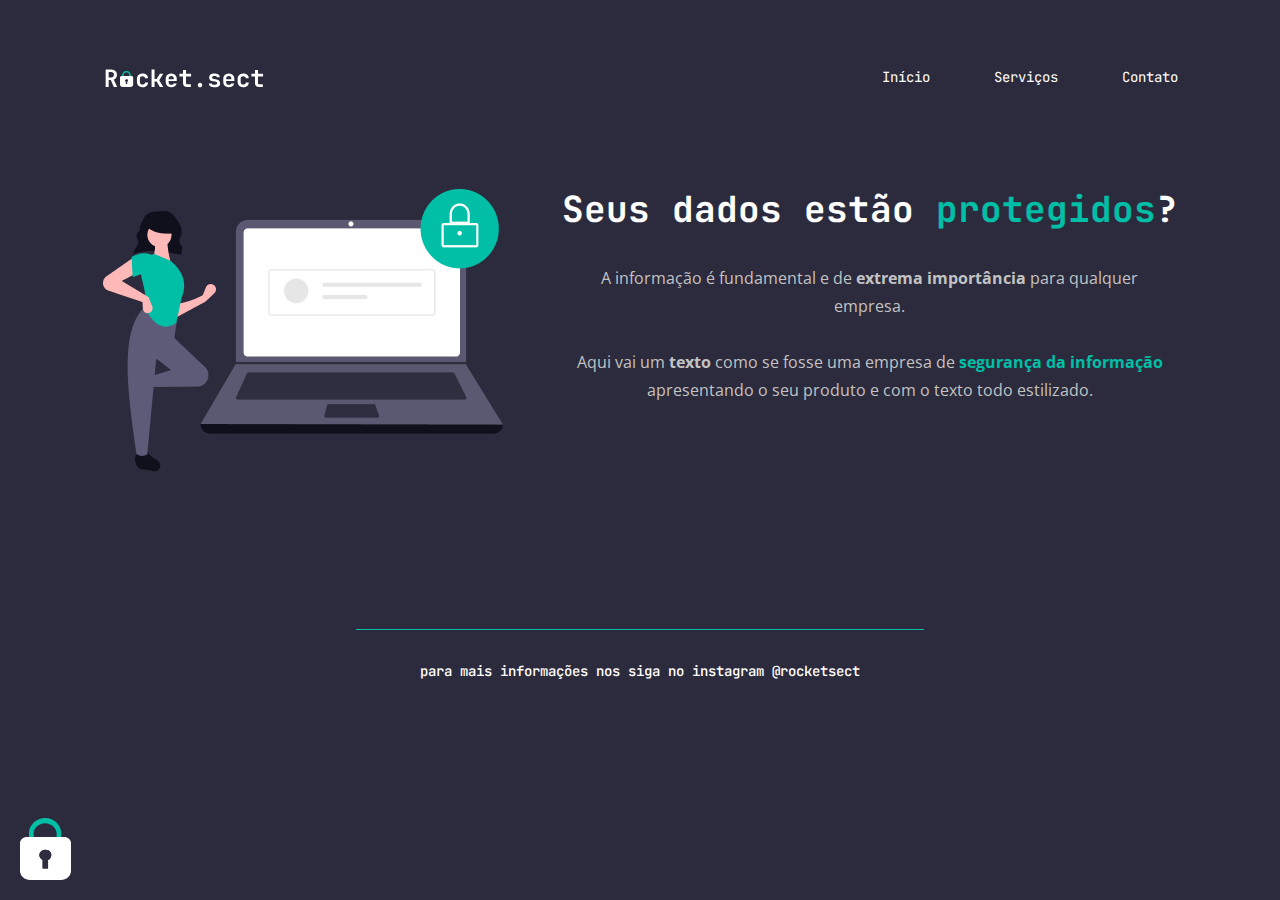
<file: formacao-explorer/Introdução ao HTML & CSS/Desafio - Avançado/index.html>
<!DOCTYPE html>
<html lang="pt-br">
<head>
    <link rel="preconnect" href="https://fonts.googleapis.com">
    <link rel="preconnect" href="https://fonts.gstatic.com" crossorigin>
    <meta charset="UTF-8">
    <meta name="viewport" content="width=device-width, initial-scale=1.0">
    <title>Rocket.sect</title>

    <link href="https://fonts.googleapis.com/css2?family=JetBrains+Mono:wght@500;700&family=Open+Sans:wght@400;700&display=swap" rel="stylesheet">

    <link rel="stylesheet" href="style.css">
</head>
<body>
    <div class="wrapper">
    <nav>
        <img src="./images/logo.svg" alt="Logo da Rocket.sect">

        <ul>
            <li><a href="#">Início</a></li>
            <li><a href="#">Serviços</a></li>
            <li><a href="#">Contato</a></li>
        </ul>
    </nav>

        <main>
            
            <img src="./images/img.png" alt="Imagem de uma mulher ao lado de um computador">

            <section>
                <h1>
                    Seus dados estão <span>protegidos</span>?
                </h1>
    
                <p>
                    A informação é fundamental e de <strong>extrema importância</strong> para qualquer <br>empresa.
                    <br/>
                    <br/>
                    Aqui vai um <strong>texto</strong> como se fosse uma empresa de <span>segurança da informação</span> <br> apresentando o seu produto e com o texto todo estilizado.
                </p>
            </section>
    
        </main>
        
        <footer>
            <div id="line"></div>
            
            para mais informações nos siga no instagram <a href="https://instagram.com/rocketsect" target="_blank">@rocketsect</a>
        </footer>

        <img id="padlock" src="./images/padlock-decoration.svg" alt="Cadeado de decoração">
    </div>

</body>
</html>
</file>
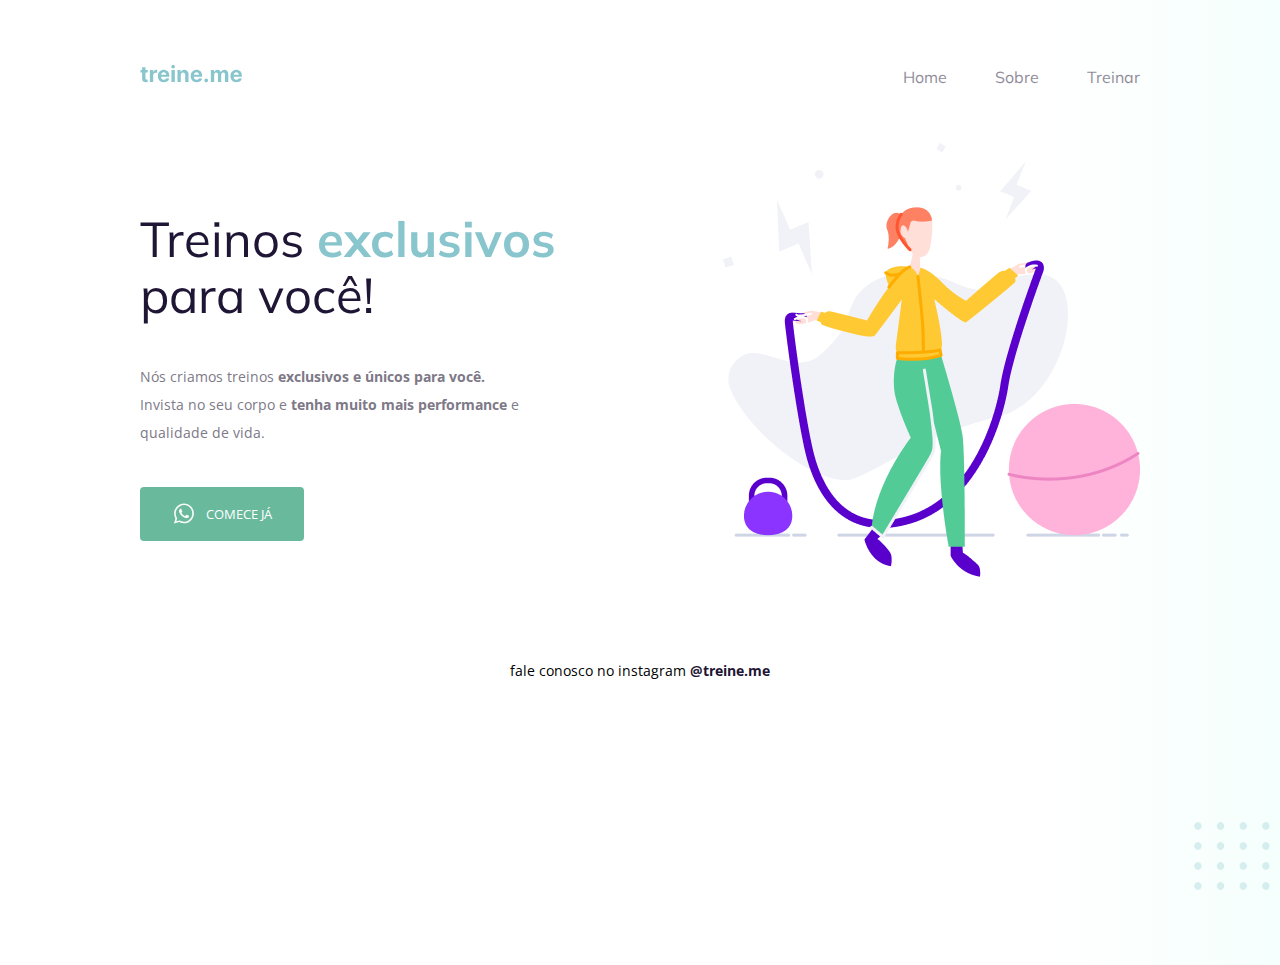
<file: formacao-explorer/Introdução ao HTML & CSS/Desafio - Iniciante/index.html>
<!DOCTYPE html>
<html lang="pt-br">
  <head>
    <link rel="preconnect" href="https://fonts.googleapis.com">
    <link rel="preconnect" href="https://fonts.gstatic.com" crossorigin>

    <meta charset="UTF-8" />
    <meta name="viewport" content="width=device-width, initial-scale=1.0" />
    <title>Treine me</title>

    <link href="https://fonts.googleapis.com/css2?family=Mulish:wght@400;700&family=Open+Sans:wght@400;700&display=swap" rel="stylesheet">

    <link rel="stylesheet" href="style.css">

  </head>
  <body>
    <div class="page">
      <nav>
          <a id="logo" href="#">
            <img src="images/logo.svg" alt="Treine.me" />
          </a>
          <ul>
            <li><a href="#">Home</a></li>
            <li><a href="#">Sobre</a></li>
            <li><a href="#">Treinar</a></li>
          </ul>
        </nav>
        
        <main>
          
          <section>
            <h1>Treinos <span>exclusivos</span> para você!</h1> 
            
            <p>
              Nós criamos treinos <strong>exclusivos e únicos para você.</strong></br>
              Invista no seu corpo e <strong>tenha muito mais performance</strong> e qualidade de vida.
            </p>

            
            <button>
              <img src="images/whats.svg" alt="Ícone do whatsapp">
              Comece já
            </button>

            
          </section>
          
          <img src="images/img.png" alt="Desenho de uma mulher pulando corta numa academia.">

      </main>

      <footer>
          fale conosco no instagram <a href="https://instagram.com/treineme" target="_blank">@treine.me</a>
      </footer>
    </div>

    <img id="balls" src="images/balls.svg" alt="Bolinhas decorativas verdes no canto inferior direito da página.">

  </body>
</html>
</file>
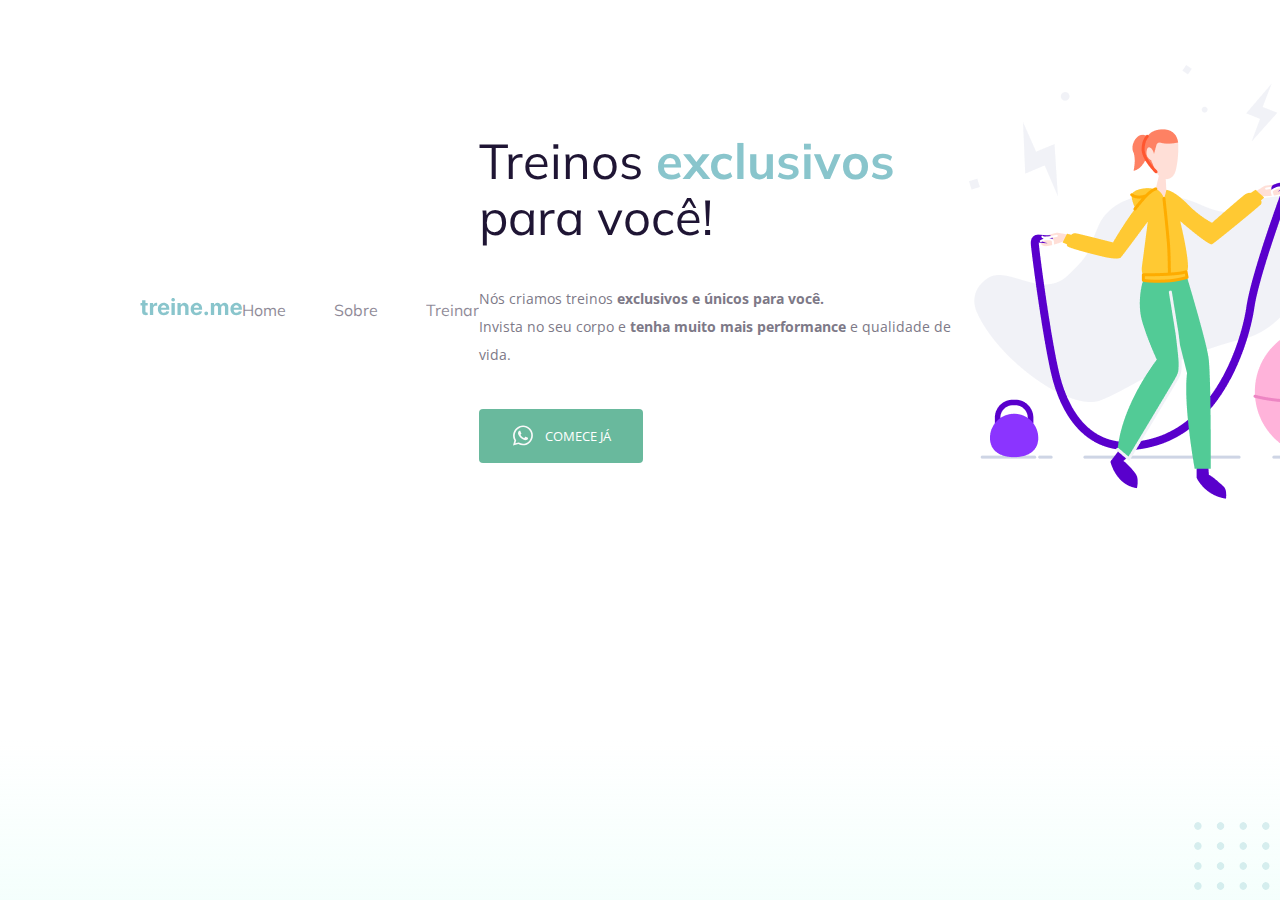
<file: formacao-explorer/Introdução ao HTML & CSS/Desafio - Intermediário/index.html>
<!DOCTYPE html>
<html lang="pt-br">
  <head>
    <link rel="preconnect" href="https://fonts.googleapis.com">
    <link rel="preconnect" href="https://fonts.gstatic.com" crossorigin>

    <meta charset="UTF-8" />
    <meta name="viewport" content="width=device-width, initial-scale=1.0" />
    <title>Treine me</title>

    <link href="https://fonts.googleapis.com/css2?family=Mulish:wght@400;700&family=Open+Sans:wght@400;700&display=swap" rel="stylesheet">

    <link rel="stylesheet" href="style.css">

  </head>
  <body>
    <div class="page">
        <nav>
          <a id="logo" href="#">
            <img src="images/logo.svg" alt="Treine.me" />
          </a>
          
          <ul>
            <li><a href="#">Home</a></li>
            <li><a href="#">Sobre</a></li>
            <li><a href="#">Treinar</a></li>
          </ul>
        <nav>
    
        <main>

            <section>

              <h1>Treinos <span>exclusivos</span> para você!</h1>
    
              <p>
                Nós criamos treinos <strong>exclusivos e únicos para você.</strong></br>
                Invista no seu corpo e <strong>tenha muito mais performance</strong> e qualidade de vida.
              </p>
    
              <button>
                <img src="images/whats.svg" alt="Ícone do whatsapp">
                  Comece já
              </button>
            </section>
  
          <img src="images/img.png" alt="Desenho de uma mulher pulando corta numa academia.">
        </main>

      <footer>
        fale conosco no instagram <a href="https://instagram.com/treineme" target="_blank">@treine.me</a>
      </footer>
    </div>

    <img id="balls" src="images/balls.svg" alt="Bolinhas decorativas verdes no canto inferior direito da página.">

  </body>
</html>
</file>
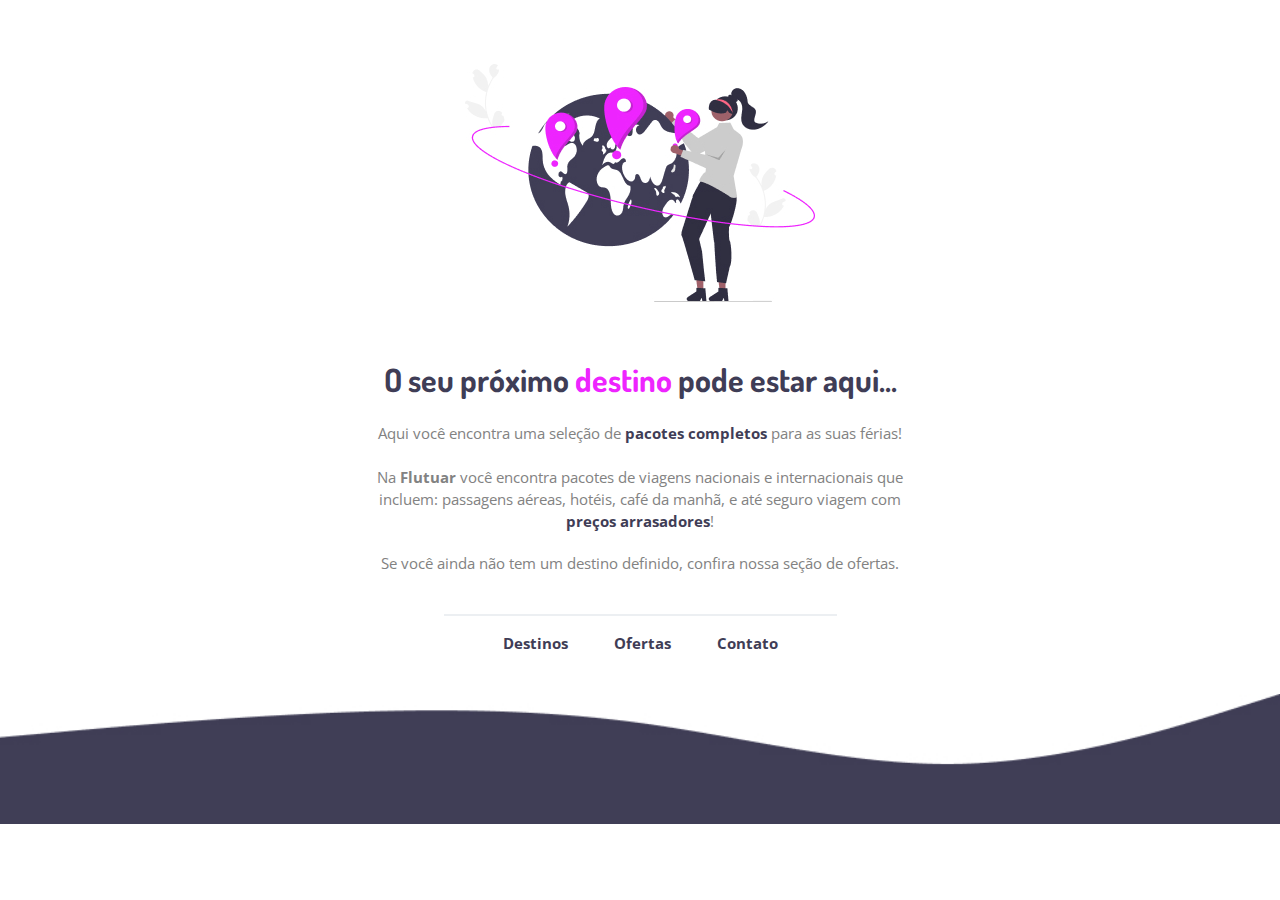
<file: formacao-explorer/Introdução ao HTML & CSS/Projeto 01 - Extra/index.html>
<!DOCTYPE html>
<html lang="pt-br">
<head>
    <link rel="preconnect" href="https://fonts.googleapis.com">
    <link rel="preconnect" href="https://fonts.gstatic.com" crossorigin>

    <meta charset="UTF-8">
    <meta name="viewport" content="width=device-width, initial-scale=1.0">

    <title>Flutuar</title>

    <link href="https://fonts.googleapis.com/css2?family=Dosis:wght@400;700&family=Open+Sans:wght@400;700&display=swap" rel="stylesheet">

    <link rel="stylesheet" href="style.css">
</head>
<body>
    <div id="main">

        <img src="./images/img1.jpg" alt="Imagem de uma mulher segurando um globo">

        <h1>O seu próximo <span>destino</span> pode estar aqui...</h1>

        <p>
            Aqui você encontra uma seleção de <span>pacotes completos</span> para as suas férias! 
            <br>
            <br>
            Na <strong>Flutuar</strong> você encontra pacotes de viagens nacionais e internacionais que incluem: passagens aéreas, hotéis, café da manhã, e até seguro viagem com <span>preços arrasadores</span>!
        </p>

        <br>
        <p>Se você ainda não tem um destino definido, confira nossa seção de ofertas.</p>
    </div>

    <div id="footer">
        <div class="line"></div>

        <a 
        target="_blank"
        href="https://destinos.com">Destinos
        </a>

        <a 
        target="_blank"
        href="https://ofertas.com">Ofertas
        </a>

        <a 
        target="_blank"
        href="mailto:flutuar@flutuar.com">Contato
        </a>

        <img src="./images/Wave.jpg" alt="Imagem de uma onda">
    </div>
</body>
</html>
</file>
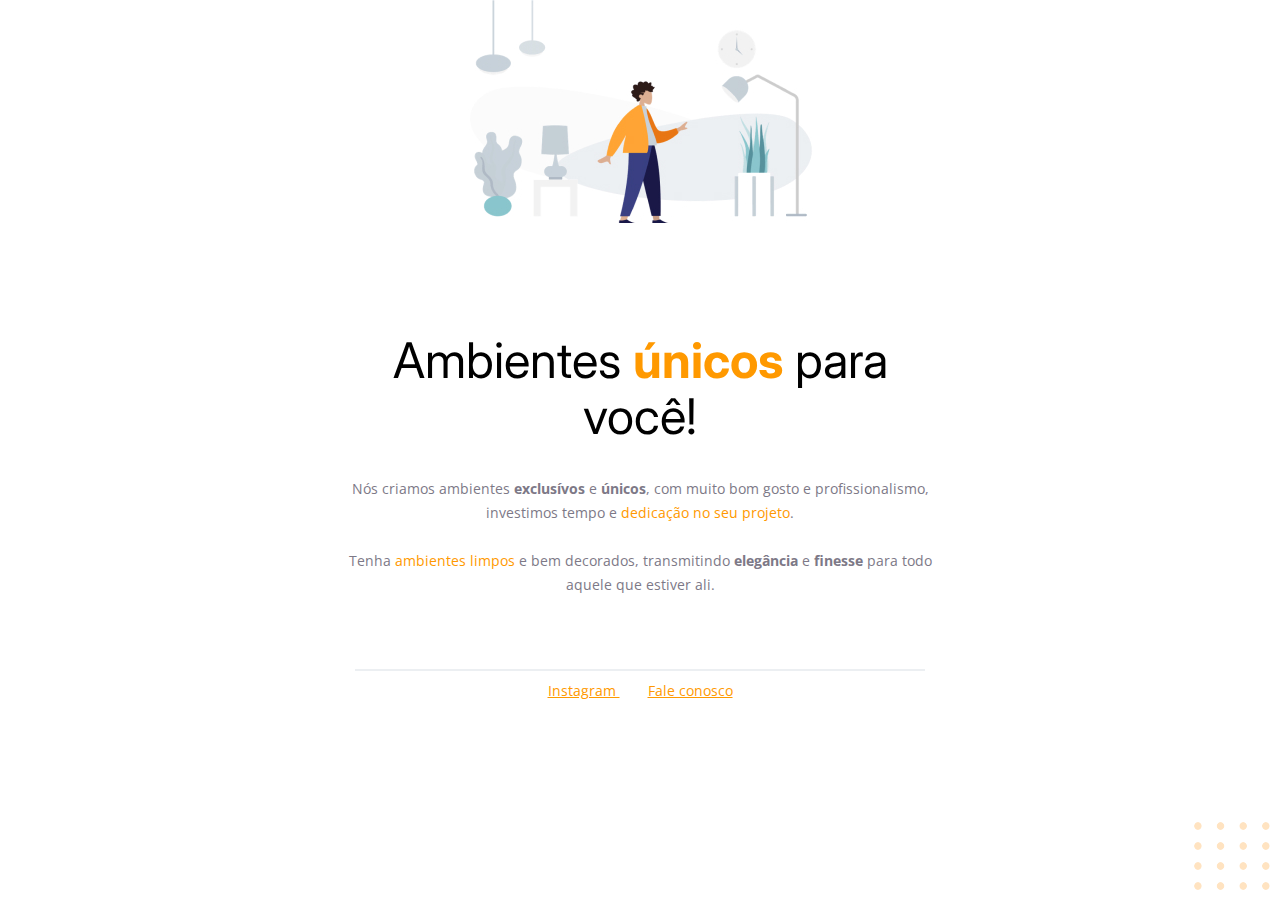
<file: formacao-explorer/Introdução ao HTML & CSS/Projeto 01/index.html>
<!DOCTYPE html>
<html lang="pt-br">
<head>
    <link rel="preconnect" href="https://fonts.googleapis.com">
    <link rel="preconnect" href="https://fonts.gstatic.com" crossorigin>

    <meta charset="UTF-8">
    <meta name="viewport" content="width=device-width, initial-scale=1.0">

    <title>Móveis customizados</title>

    <link href="https://fonts.googleapis.com/css2?family=Inter:wght@400;700&family=Open+Sans:wght@400;700&display=swap" rel="stylesheet">
    <link rel="stylesheet" href="style.css">
</head>
<body>
    <div id="hero">
        <img src="./images/img1.jpg" alt="Desenho de uma pessoa em uma sala com móveis">

        <h1>Ambientes <span>únicos</span> para você!</h1>

        <p>
            Nós criamos ambientes <strong>exclusívos</strong> e <strong>únicos</strong>, com muito bom gosto e 
            profissionalismo, investimos tempo e <span>dedicação no seu projeto</span>. 

            <br/>
            <br/>

            Tenha <span>ambientes limpos</span> e bem decorados, transmitindo <strong>elegância</strong> e 
            <strong>finesse</strong> para todo aquele que estiver ali.
        </p>

        <div id="footer">

        </div>

        
    </div>

    <div id="footer">

        <div class="line"></div>

        <a
            target="_blank"
            href="https://instagram.com/edgarlinss">Instagram
        </a>
        <a href="mailto:moveisparavoce@moveisparavoce.com">Fale conosco</a>

    </div>

    <img id="balls" src="./images/balls.svg" alt="Bolinhas laranjadas no canto da tela">
</body>
</html>
</file>
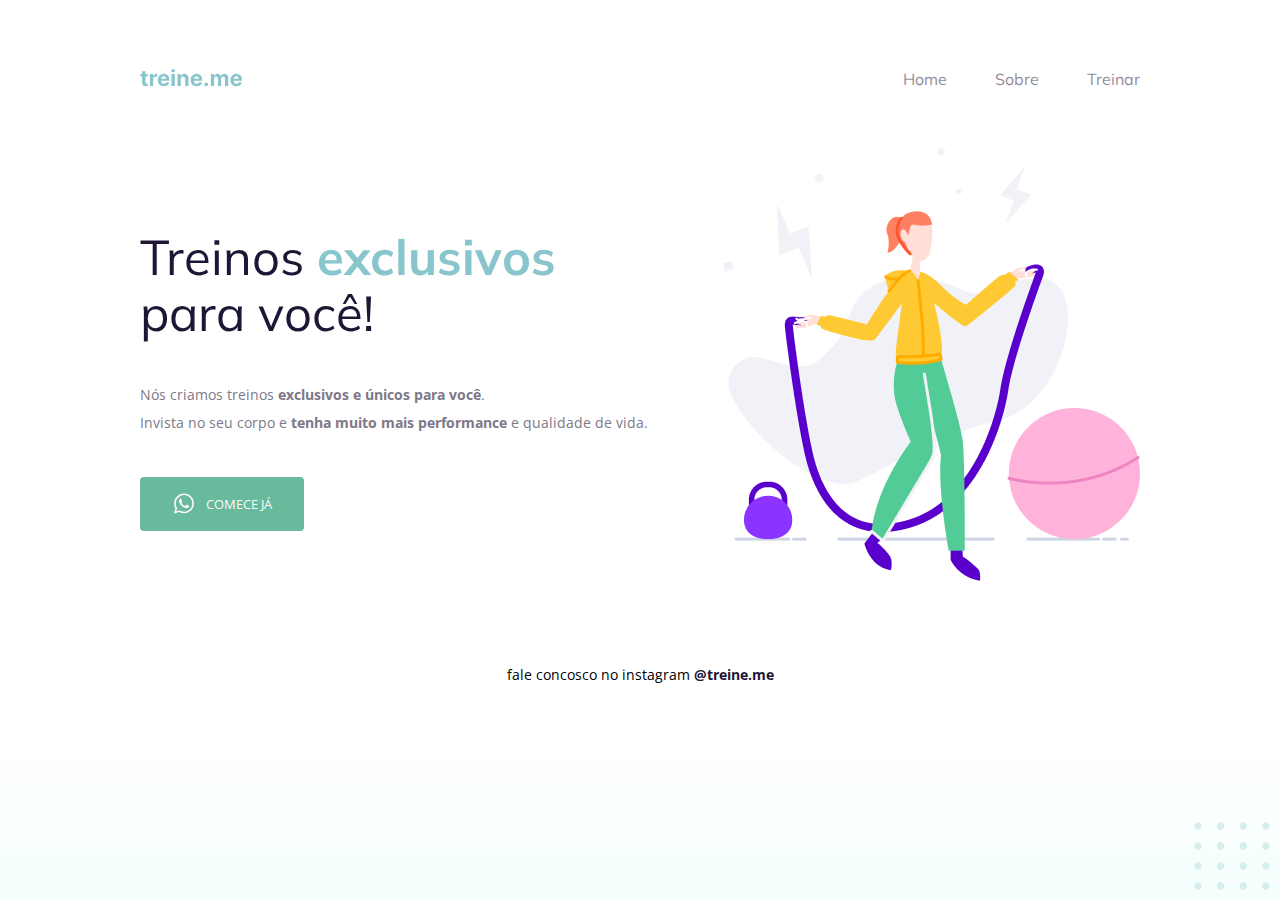
<file: formacao-explorer/Introdução ao HTML & CSS/Projeto 02/index.html>
<!DOCTYPE html>
<html lang="pt-br">
<head>
    <link rel="preconnect" href="https://fonts.googleapis.com">
    <link rel="preconnect" href="https://fonts.gstatic.com" crossorigin>

    <meta charset="UTF-8">
    <meta name="viewport" content="width=device-width, initial-scale=1.0">
    <title>Treine me</title>

    <link href="https://fonts.googleapis.com/css2?family=Mulish:wght@400;700&family=Open+Sans:wght@400;700&display=swap" rel="stylesheet">

    <link rel="stylesheet" href="style.css">
</head>
<body>

    <div id="page">
        
        <nav>
            <a id="logo" href="#">
                <img src="./images/logo.svg" alt="Treine.me">
            </a>
            <ul>
                <li><a href="#">Home</a></li>
                <li><a href="#">Sobre</a></li>
                <li><a href="#">Treinar</a></li>
            </ul>
        </nav>

        <main>

            <section>
                <h1>Treinos <span>exclusivos</span> 
                    para você!</h1>

                <p>
                    Nós criamos treinos <strong>exclusivos e únicos para você</strong>. <br/>
                    Invista no seu corpo e <strong>tenha muito mais performance</strong> e qualidade de vida.
                </p>

                <button>
                    <img src="./images/whats.svg" alt="Ícone do Whatsapp">
                    Comece já
                </button>

            </section>

            <img src="./images/img.png" alt="Desenho de uma mulher pulando corda">

        </main>

        <footer>
            fale concosco no instagram <a href="https://instagram.com/treineme" target="_blank">@treine.me</a>
        </footer>
    </div>

    <img id="balls" src="./images/balls.svg" alt="Bolinhas decorativas verdes no canto inferior direito da página">

</body>
</html>
</file>
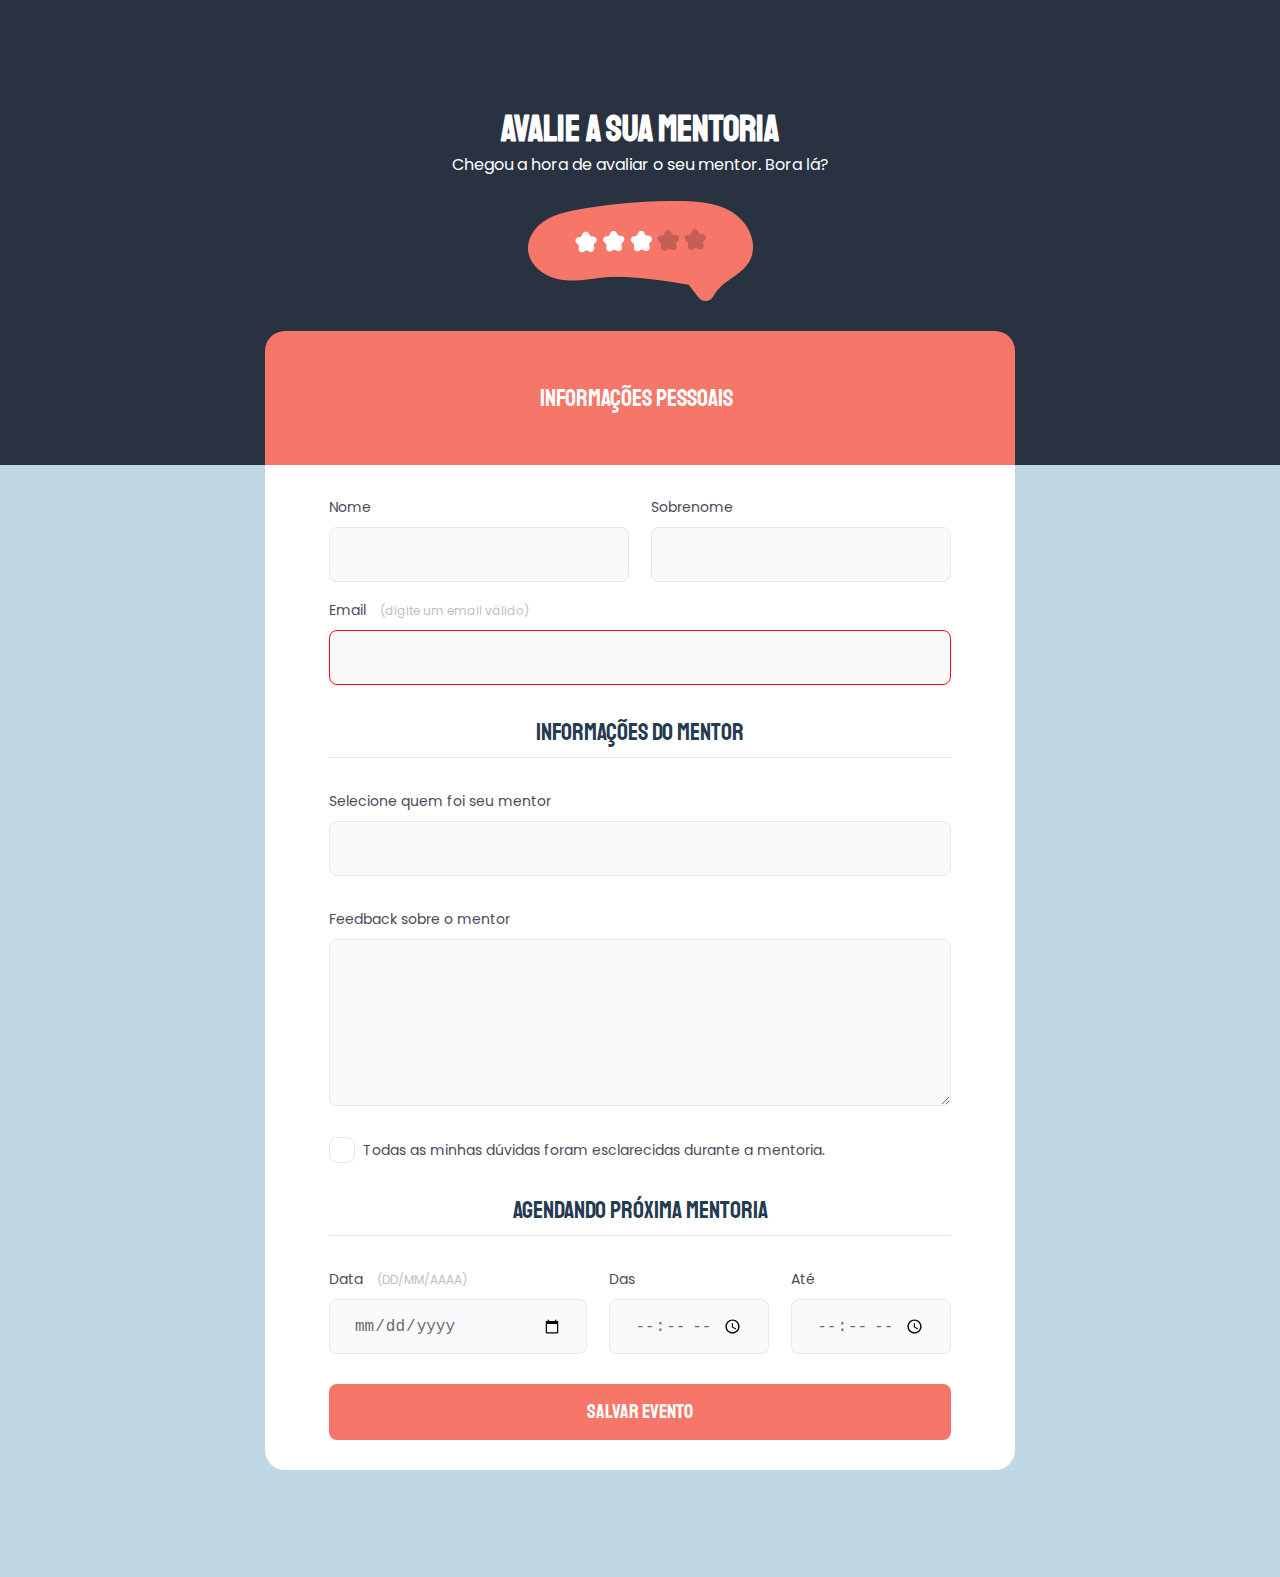
<file: formacao-explorer/Avançando no HTML & CSS/Formulários/Desafio - Avançado/index.html>
<!DOCTYPE html>
<html lang="pt-br">
<head>
    <link rel="preconnect" href="https://fonts.googleapis.com">
    <link rel="preconnect" href="https://fonts.gstatic.com" crossorigin>
    <link href="https://fonts.googleapis.com/css2?family=Poppins&family=Staatliches&display=swap" rel="stylesheet">

    <meta charset="UTF-8">
    <meta name="viewport" content="width=device-width, initial-scale=1.0">
    <title>Avalise sua mentoria</title>

    <link rel="stylesheet" href="style.css">
</head>
<body>
    <div class="page">
        <header>
                <h1>avalie a sua mentoria</h1>
                <p>Chegou a hora de avaliar o seu mentor. Bora lá?</p>
                <img src="./assets/img1.png" alt="Imagem ilustrativa com 3 estrelas de avaliação">

                <div class="header-form">Informações Pessoais</div>
        </header>
    
        <form id="my-form">
            <fieldset>
                <div class="fieldset-wrapper">
                    <div class="col-2">
                        <div class="input-wrapper">
                            <label for="name">Nome</label>
                            <input type="text">
                        </div>

                        <div class="input-wrapper">
                            <label for="surname">Sobrenome</label>
                            <input type="text" id="surname">
                        </div>
                    </div>

                    <div class="input-wrapper">
                        <label for="email">Email <span>(digite um email válido)</span></label>
                        <input 
                            type="text" 
                            id="email"
                            required
                            >
                    </div>
                </div>
            </fieldset>

            <fieldset>
                <div class="fieldset-wrapper">
                    <legend>Informações do mentor</legend>

                    <div class="input-wrapper">
                        <label for="mentor's name" id="mentor">Selecione quem foi seu mentor</label>
                        <input type="text" id="mentor's name">
                    </div>

                    <div class="input-wrapper">
                        <label for="feedback" id="text-feedback">Feedback sobre o mentor</label>
                        <textarea id="feedback"></textarea>
                    </div>
                </div>

                <div class="checkbox-wrapper">
                    <input type="checkbox" id="doubts-clarified" />
                    <label for="doubts clarified">Todas as minhas dúvidas foram esclarecidas durante a mentoria.</label>
                </div>
            </fieldset>

            <fieldset>
                <div class="fieldset-wrapper">
                    <legend>Agendando próxima mentoria</legend>

                    <div class="col-3">

                        <div class="input-wrapper">
                            <label for="date">Data <span>(DD/MM/AAAA)</span></label>
                            <input type="date" id="date">
                        </div>

                        <div class="input-wrapper">
                            <label for="event-begin">Das</label>
                            <input type="time" id="event-begin">
                        </div>

                        <div class="input-wrapper">
                            <label for="event-end">Até</label>
                            <input type="time" id="event-end">
                        </div>
                    </div>
                </div>
            </fieldset>

            <footer>
                <input 
                    class="button"
                    type="submit"
                    form="my-form"
                    value="Salvar evento">
            </footer>
        </form>

    </div>
</body>
</html>
</file>
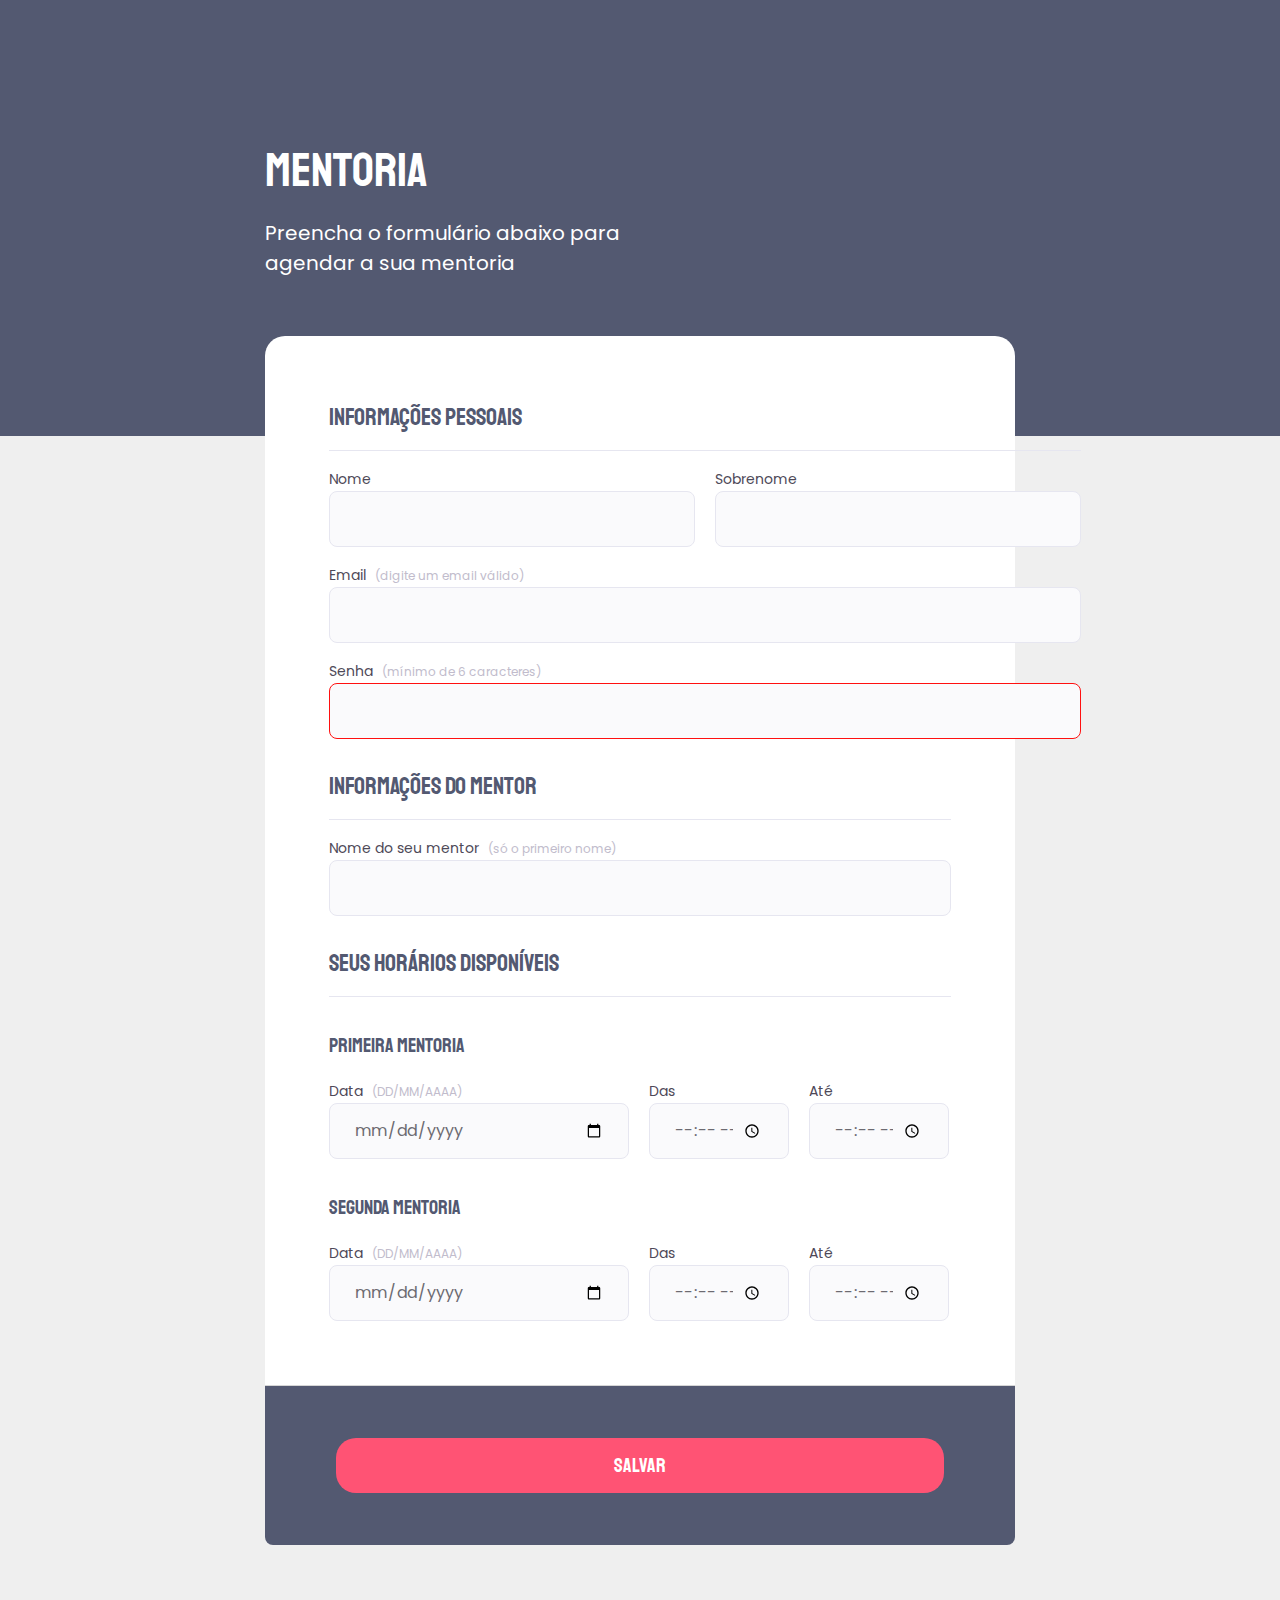
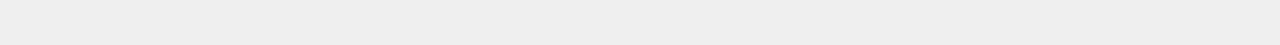
<file: formacao-explorer/Avançando no HTML & CSS/Formulários/Desafio - Criando formulários/index.html>
<!DOCTYPE html>
<html lang="pt-br">
<head>
    <link rel="preconnect" href="https://fonts.googleapis.com">
    <link rel="preconnect" href="https://fonts.gstatic.com" crossorigin>

    <meta charset="UTF-8">
    <meta name="viewport" content="width=device-width, initial-scale=1.0">
    <title>Mentoria</title>

    <link rel="stylesheet" href="style.css">

    <link href="https://fonts.googleapis.com/css2?family=Poppins&family=Staatliches&display=swap" rel="stylesheet">

</head>
<body>
    <div class="page">
        <header>
            <h1>Mentoria</h1>
            <p>Preencha o formulário abaixo para agendar a sua mentoria</p>
        </header>
    
        <form id="my-form">

            <fieldset>
                <div class="fieldset-wrapper">
                    <legend>Informações pessoais</legend>
        
                    <div class="col-2">
                        <div class="input-wrapper">
                            <label for="name">Nome</label>
                            <input type="text" id="name">
                        </div>
                
                        <div class="input-wrapper">
                            <label for="surname">Sobrenome</label>
                            <input type="text" id="name">
                        </div>
                    </div>

                    <div class="input-wrapper">
                        <label for="email">Email <span>(digite um email válido)</span></label>
                        <input type="email" id="email">
                    </div>

                    <div class="input-wrapper">
                        <label for="password">Senha <span>(mínimo de 6 caracteres)</span></label>
                        <input 
                        type="password" 
                        id="password"
                        required
                        >
                    </div>

                </div>
            </fieldset>

            <fieldset>
                <div class="fieldset-wrapper">
                    <legend>Informações do mentor</legend>
        
                        <div class="input-wrapper">
                            <label for="mentor's name">Nome do seu mentor <span>(só o primeiro nome)</span></label>
                            <input type="text" id="mentor's name">
                        </div>
                </div>
            </fieldset>

            <fieldset>
                <div class="fieldset-wrapper">
                    <legend>Seus horários disponíveis</legend>
                    
                    <h2>Primeira mentoria</h2>

                    <div class="col-3">
                        <div class="input-wrapper">
                            <label for="date">Data <span>(DD/MM/AAAA)</span></label>
                            <input type="date" id="date">
                        </div>
                
                        <div class="input-wrapper">
                            <label for="start-mentoring">Das</label>
                            <input type="time" id="start-mentoring">
                        </div>

                        <div class="input-wrapper">
                            <label for="end-mentoring">Até</label>
                            <input type="time" id="end-mentoring">
                        </div>
                    </div>

                    <h2>Segunda mentoria</h2>

                    <div class="col-3">
                        <div class="input-wrapper">
                            <label for="date">Data <span>(DD/MM/AAAA)</span></label>
                            <input type="date" id="date">
                        </div>
                
                        <div class="input-wrapper">
                            <label for="start-mentoring">Das</label>
                            <input type="time" id="start-mentoring">
                        </div>

                        <div class="input-wrapper">
                            <label for="end-mentoring">Até</label>
                            <input type="time" id="end-mentoring">
                        </div>
                    </div>

                </div>
            </fieldset>
        </form>
        <footer>
            <input 
            class="button"
            type="submit"
            form="my-form"
            value="Salvar"
            >
        </footer>
    </div>
</body>
</html>
</file>
<file: formacao-explorer/Introdução ao HTML & CSS/Desafio - Avançado/style.css>
* {
    box-sizing: border-box;
    margin: 0;
    padding: 0;
    }

body {
    font-family: 'JetBrains Mono', monospace;
    background: #2C2B3D;
}

.wrapper {
    margin: 0 auto;
    max-width: 90rem;
    padding: 5% 8%;
  }

nav {
    display: flex;
    justify-content: space-between;
    align-items: center;

    margin-bottom: 101px;
}

ul {
    display: flex;
    gap: 64px;
    list-style: none;
    margin: 0;
    padding: 0;
}

a {
    text-decoration: none;
    font-size: 14px;
    font-style: normal;
    color: #FFFFFF;
}

ul li a:hover {
    color: #00BFA6;
}

main {
    display: flex;
    /* align-items: center; */
    justify-content: space-between;
}

h1 {
    font-size: 36px;
    line-height: 40px;
    color: #FFFFFF;

    text-align: center;

    font-weight: 700;
}

span {
    color: #00BFA6;
    font-weight: bold;
}

section {
    display: flex;
    flex-direction: column;
    gap: 35px;
}

section p {
    font-size: 16px;
    line-height: 28px;
    color: #C2C2C2;
    
    text-align: center;

    font-family: 'Open Sans', sans-serif;
    font-style: normal;
    font-weight: 400;
}

#line {
    width: 568.001px;
    height: 1px;
    background: #00BFA6;

    margin: 157px auto 27px;
}

footer {
    color: #FFF;
    text-align: center;
    font-family: 'JetBrains Mono', monospace;
    font-size: 14px;
    font-style: normal;
    font-weight: 500;
    line-height: 28px;
}

#padlock {
    position: fixed;
    bottom: 0;
    left: 0;
    padding: 20px;
}
</file>
<file: formacao-explorer/Introdução ao HTML & CSS/Desafio - Iniciante/style.css>
body {
    margin: 0;
  
    font-family: "Open Sans", sans-serif;
  
    background: linear-gradient(90deg, rgb(227, 255, 248, 0) 82.08%, rgb(227, 255, 248, 0.38) 100%);
  
    min-height: 100vh;
  }
  
  .page {
    width: 1000px;
    margin: 0 auto;
    margin-top: 65px;
  }
  
  nav {
    display: flex;
    justify-content: space-between;
    align-items: center;
  
    margin-bottom: 55px;
  }
  
  ul {
    display: flex;
    list-style: none;
    margin: 0;
    padding: 0;
    gap: 48px;
  }

  main {
    display: flex;
    justify-content: space-between;
    align-items: center;
  }
  
  a {
    color: #1f1534;
    text-decoration: none;
  }
  
  ul li a {
      opacity: 0.5;
  }
  
  ul li a:hover {
    font-weight: bold;
    opacity: 1;
  }
  
  h1,
  ul {
    font-family: "Mulish", sans-serif;
  }
  
  h1 {
    font-size: 49px;
    line-height: 56px;
    color: #1f1534;
  
    font-weight: normal;
  
    width: 490px;
  }
  
  h1 span {
    color: #89c5cc;
    font-weight: bold;
  }
  
  section p {
    font-size: 14px;
    line-height: 28px;
    color: #7d7987;

    width: 440px;
  
    margin: 40px 0;
  }
  
  button {
    color: white;
    font-family: "Open Sans", sans-serif;
    text-transform: uppercase;
  
    background: #69B99D;
    border: 0;
    padding: 14px 32px 15px 32px;
  
    display: flex;
    justify-content: space-between;
    align-items: center;
    gap: 10px;
  
    border-radius: 4px;
  
    cursor: pointer;
  }
  
  button:hover {
      background: #4EA788;
  }
  
  footer {
    font-size: 14px;
    line-height: 28px;
  
    text-align: center;
  
    margin-top: 80px;
  }
  
  footer a {
    font-weight: bold;
  }
  
  #balls {
    position: fixed;
    bottom: 0;
    right: 0;
  }
</file>
<file: formacao-explorer/Introdução ao HTML & CSS/Desafio - Intermediário/style.css>
body {
  margin: 0;

  font-family: "Open Sans", sans-serif;

  background: linear-gradient(180deg, rgb(227, 255, 248, 0) 82.08%, rgb(227, 255, 248, 0.38) 100%);

  min-height: 100vh;
}

.page {
  width: 1000px;
  margin: 0 auto;
  padding-top: 65px;
}

nav {
  display: flex;
  justify-content: space-between;
  align-items: center;

  margin-bottom: 55px;
}

ul {
  display: flex;
  gap: 48px;
  list-style: none;
  margin: 0;
  padding: 0;
}

main {
  display: flex;
  align-items: center;
  justify-content: space-between;
}

a {
  color: #1f1534;
  text-decoration: none;
}

ul li a {
    opacity: 0.5;
}

ul li a:hover {
  font-weight: bold;
  opacity: 1;
}

h1,
ul {
  font-family: "Mulish", sans-serif;
}


h1 {
  font-size: 49px;
  line-height: 56px;
  color: #1f1534;

  font-weight: normal;

  width: 490px;
}

h1 span {
  color: #89c5cc;
  font-weight: bold;
}

section p {
  font-size: 14px;
  line-height: 28px;
  color: #7d7987;

  margin: 40px 0;
}

button {
  color: white;
  text-transform: uppercase;
  font-family: "Open Sans", sans-serif;

  background: #69B99D;
  border: 0;
  padding: 14px 32px 15px;

  display: flex;
  align-items: center;
  justify-content: center;
  gap: 10px;

  border-radius: 4px;

  cursor: pointer;
}

footer {
  font-size: 14px;
  line-height: 28px;

  text-align: center;

  margin-top: 80px;
}

footer a {
  font-weight: bold;
}

#balls {
    position: fixed;
    bottom: 0;
    right: 0;
}
</file>
<file: formacao-explorer/Introdução ao HTML & CSS/Projeto 01 - Extra/style.css>
body {
    font-family: 'Open sans', sans-serif;
    text-align: center;
    margin: 0;
}

#main {
    width: 626px;
    font-family: 'Dosis', sans-serif;
    margin: 0 auto;
}

img {
    margin: 64px auto 32px;
}

h1, p span {
    color: #3F3D56;
    font-weight: bold;
}

h1 span {
    color: #EE24FF;
}

p {
    width: 540px;
    margin: 0 auto;
    color: #828282;

    font-family: 'Open Sans', sans-serif;
    font-size: 15px;
    font-style: normal;
    font-weight: 400px;
    line-height: 22px;
}

#footer {
    margin-top: 40px;
}


.line {
    width: 391px;
    height: 0px;
    
    margin: 0 auto 16px;
    
    border: 1px solid #ECEFF2;
}

#footer a + a {
    color: #3F3D56;
    font-family: 'Open Sans', sans-serif;
    font-size: 15px;
    font-weight: 700;
    line-height: 147.682%;
    
    text-decoration: none;

    margin-left: 42px;
}

#footer a {
    color: #3F3D56;
    font-family: 'Open Sans', sans-serif;
    font-size: 15px;
    font-weight: 700;
    line-height: 147.682%;

    text-decoration: none;
}

#footer img {
    width: 100%;
    display: block;
    margin: 40px auto 0;
    left: 0;
    bottom: 0;
}
</file>
<file: formacao-explorer/Introdução ao HTML & CSS/Projeto 01/style.css>
body {
    font-family: 'Open Sans', sans-serif;

    text-align: center;
    margin: 0;
}

#hero {
    width: 592px;
    margin: 0 auto 72px;
}

#hero img {
    margin-bottom: 72px;
}

h1 {
    font-family: 'Inter', sans-serif;
    font-size: 49px;
    line-height: 56px;
    font-weight: normal;

    margin-bottom: 32px;
}

h1 span {
    font-weight: bold;
}

span, a {
    color: #FF9900;
}

p, #footer {
    color: #7D7987;

    font-size: 14px;
    line-height: 24px;
}

#footer a + a {
    margin-left: 28px;
}

.line {
    width: 568px;
    height: 0px;

    margin: 0 auto 8px;

    border: 1px solid #ECEFF2;
}

#balls {
    position: fixed;
    bottom: 0px;
    right: 0px;
}
</file>
<file: formacao-explorer/Introdução ao HTML & CSS/Projeto 02/style.css>
body {
    margin: 0;

    font-family: 'Open Sans', sans-serif;

    background: linear-gradient(180deg, rgba(227, 255, 248, 0.00) 82.08%, rgba(227, 255, 248, 0.38) 100%);
    min-height: 100vh;
}

#page {
    width: 1000px;
    margin: 0 auto;
    padding-top: 65px;
}

nav {
    display: flex;
    justify-content: space-between;
    align-items: center;

    margin-bottom: 55px;
}

ul {
    display: flex;
    gap: 48px;
    list-style: none;
    margin: 0;
    padding: 0;
}

a {
    text-decoration: none;
    color: #1F1534;
}

ul li a {
    opacity: 0.5; 
}

ul li a:hover {
    font-weight: bold;
    opacity: 1;
}

h1, ul {
    font-family: 'Mulish', sans-serif;
}

main {
    display: flex;
    align-items: center;
    justify-content: space-between;
}

h1 {
    font-size: 49px;
    line-height: 56px;
    color: #1F1534;

    font-weight: normal;

    width: 490px;
}

h1 span {
   color: #89C5CC;
   font-weight: bold;
}

section p {
    font-size: 14px;
    line-height: 28px;
    color: #7D7987;

    margin: 40px 0;
}

button {
    color: #f9f9f9; 
    text-transform: uppercase;
    font-family: 'Open Sans', sans-serif;
    
    background: #69B99D;
    border: none;
    border-radius: 4px;
    padding: 14px 32px 15px;
    
    display: flex;
    align-items: center;
    justify-content: center;
    gap: 10px;

    cursor: pointer;
}

button:hover {
    background-color: #4EA788;
}

footer {
    font-size: 14px;
    line-height: 28px;

    text-align: center;

    margin-top: 80px;
}

footer a {
    font-weight: bold;
    text-decoration: none;
}

#balls {
    position: fixed;
    bottom: 0;
    right: 0;
}
</file>
<file: formacao-explorer/Avançando no HTML & CSS/Formulários/Desafio - Avançado/style.css>
* {
    margin: 0;
    padding: 0;
    box-sizing: border-box;
}

:root {
    font-family: 'Poppins', sans-serif;
}

header::before {
    content: '';
    width: 100%;
    height: 465px;

    position: absolute;
    top: 0;
    left: 0;
    z-index: -1;
    background: #293241;
}

body {
    background: #BFD7E4;
}

.page {
    margin: 107px auto;
    width: 750px;
}

header {
    display: flex;
    flex-direction: column;
    justify-content: center;
    align-items: center;
}

header h1 {
    font-family: 'Staatliches', sans-serif;
    font-size: 36px;
    color: #FFFFFF;
}

header p {
    color: #FFFFFF;
    font-family: 'Poppins', sans-serif;
    font-size: 16px;
    margin-bottom: 24px;
}

.header-form {
    color: #FFFFFF;
    font-family: 'Staatliches', sans-serif;
    font-size: 24px;
    line-height: 34px; 

    border-radius: 20px 20px 0px 0px;
    background: #F67669;

    width: 750px;
    margin-top: 30px;
    padding: 50px 275px;
}

#my-form {
    min-height: 300px;
    background: #FFFFFF;
    border-radius: 0px 0px 20px 20px;

    padding: 30px 64px;

    display: flex;
    flex-direction: column;
    gap: 30px;
}

fieldset {
    border: none;
}

.fieldset-wrapper {
    display: flex;
    flex-direction: column;
    gap: 16px;
}

.input-wrapper {
    display: flex;
    flex-direction: column;
}

.input-wrapper label {
    font-size: 14px;
    line-height: 24px;

    margin-bottom: 8px;

    color: #4E4958;
}

.input-wrapper label span {
    margin-left: 10px;

    font-size: 12px;
    line-height: 20px;  

    color: #C1BCCC;  
}

.input-wrapper label span:hover {
    color: #77747E;
}

.col-2 {
    display: flex;
    gap: 22px;
}

.col-2 > div:nth-child(1) {
    width: 50%;
}

.col-2 > div:nth-child(2) {
    width: 50%;
}

.input-wrapper input,
.input-wrapper textarea,
.input-wrapper select {
    border-radius: 8px;
    border: 1px solid #E6E6F0;
    background: #FAFAFC;

    height: 55px;
    padding: 0 24px;

    font-size: 16px;
    line-height: 26px;

    color: #6C6A71;
}

fieldset legend {
    font-family: 'Staatliches', sans-serif;
    font-size: 24px;
    line-height: 34px; 

    color: #253B51;

    width: 100%;
    border-bottom: 1px solid #E6E6F0;

    padding-bottom: 8px;

    display: flex;
    justify-content: center;
}

.input-wrapper textarea {
    height: 167px;
    padding: 24px;
}

#text-feedback,
#mentor {
    margin-top: 15px;
}

#feedback {
    margin-bottom: 31px;
}

.checkbox-wrapper {
    position: relative;
}

.checkbox-wrapper label {
    display: flex;
    align-items: center;
    gap: 8px;

    margin: 0;

    color: #4E4958;

    font-family: 'Poppins', sans-serif;
    font-size: 14px;
    line-height: 24px; 
}

.checkbox-wrapper input  {
    position: absolute;
    width: 24px;
    height: 24px;

    opacity: 0;
}

.checkbox-wrapper label::before {
    content: '';
    width: 24px;
    height: 24px;
    display: block;

    border: 1px solid #E6E6F0;
    border-radius: 8px;
}

.checkbox-wrapper input:checked + label::before {
    background-image: url("data:image/svg+xml,%3Csvg width='26' height='26' viewBox='0 0 26 26' fill='none' xmlns='http://www.w3.org/2000/svg'%3E%3Crect x='1' y='1' width='24' height='24' rx='8' fill='%23FAFAFC' stroke='%23E6E6F0'/%3E%3Cg clip-path='url(%23clip0_2902_21)'%3E%3Cpath d='M10 17.17L5.83 13L4.41 14.41L10 20L22 8L20.59 6.59L10 17.17Z' fill='%2342D3FF'/%3E%3C/g%3E%3Cdefs%3E%3CclipPath id='clip0_2902_21'%3E%3Crect width='24' height='24' fill='white' transform='translate(1 1)'/%3E%3C/clipPath%3E%3C/defs%3E%3C/svg%3E%0A");
}

.checkbox-wrapper input:focus + label::before {
    outline: 2px solid black;
}

.col-3 {
    display: flex;
    gap: 22px;

    margin-top: 15px;
}

.col-3 > div:nth-child(1) {
    width: 100%;
}

.button {
    color: #FFF;
    font-family: 'Staatliches', sans-serif;
    font-size: 20px;
    line-height: 26px;

    border-radius: 8px;
    background: #F67669;

    width: 622px;
    padding: 15px;

    border: none;

    cursor: pointer;
}

.button:hover {
    background: #f15d4d;
}

input:invalid {
    border: 1px solid #FF1010;
}
</file>
<file: formacao-explorer/Avançando no HTML & CSS/Formulários/Desafio - Criando formulários/style.css>
* {
    margin: 0;
    padding: 0;
    box-sizing: border-box;
}

body, input, select, textarea {
    font-family: 'Poppins', sans-serif;
}

body {
    background: #EFEFEF;
}

body::before {
    content: '';
    width: 100%;
    height: 436px;

    position: absolute;
    top: 0;
    left: 0;
    z-index: -1;
    background: #535971;
}

.page {
    margin: 0 auto;
    width: 750px;
}

header {
    width: 417px;
    margin-top: 140px;
}

header h1 {
    font-family: 'Staatliches', sans-serif;
    font-size: 48px;
    font-weight: 400;
    line-height: normal;
    color: #FFFFFF;

    margin-bottom: 18px;
}

header p {
    color: #FFFFFF;
    font-size: 20px;
    line-height: normal;
}

form {
    margin-top: 58px;
    background: #FFFFFF;
    border-radius: 20px 20px 0 0;
    min-height: 300px;

    padding: 64px;

    display: flex;
    flex-direction: column;
    gap: 30px;
}

fieldset {
    border: none;
}

.fieldset-wrapper {
    display: flex;
    flex-direction: column;
    gap: 16px;
}

fieldset legend {
    font-family: 'Staatliches', sans-serif;
    font-size: 24px;
    line-height: 34px;

    color: #535971;

    width: 100%;
    border-bottom: 1px solid #E6E6F0;

    padding-bottom: 16px;
}

.input-wrapper {
    display: flex;
    flex-direction: column;
}

.input-wrapper label {
    font-size: 14px;
    line-height: 24px;

    color: #4E4958;
}

.input-wrapper label span:hover {
    color: #6C6A71;
}

.col-2 {
    display: flex;
    gap: 20px;
}

.col-2 > div:nth-child(1) {
    width: 50%;
} 

.col-2 > div:nth-child(2) {
    width: 50%;
}

.input-wrapper input, 
.input-wrapper textarea,
.input-wrapper select {
    background: #FAFAFC;

    border: 1px solid #E6E6F0;
    box-sizing: border-box;
    border-radius: 8px;

    height: 56px;
    padding: 0 24px;

    font-size: 16px;
    line-height: 26px;

    color: #6C6A71;
}

.input-wrapper label span {
    margin-left: 5px;

    font-size: 12px;
    line-height: 20px;

    color: #C1BCCC;
}

h2 {
    color: #535971;
    font-family: Staatliches;
    font-size: 20px;
    font-style: normal;
    font-weight: 400;
    line-height: 34px; /* 170% */

    margin-top: 16px;
}

.col-3 {
    display: flex;
    gap: 20px;
}

.col-3 > div:nth-child(1) {
    width: 300px;
}

.col-3 > div:nth-child(2) {
    width: 140px;
}

.col-3 > div:nth-child(3) {
    width: 140px;
}

footer {
    background: #535971;

    height: 160px;

    display: flex;
    flex-direction: column;

    padding: 52px 71px;

    margin-bottom: 100px;

    border-top: 1px solid #D6D6D6;
    border-radius: 0 0 8px 8px;
}

footer .button {
    height: 56px;
    background: #FF5374;
    border: none;
    border-radius: 20px;

    font-family: 'Staatliches', sans-serif;

    font-size: 20px;
    line-height: 26px; 

    color: #FFFFFF;

    cursor: pointer;
}

footer .button:hover {
    background: #FF5374;
}

input:invalid {
    border: 1px solid #FF1010;
}
</file>
